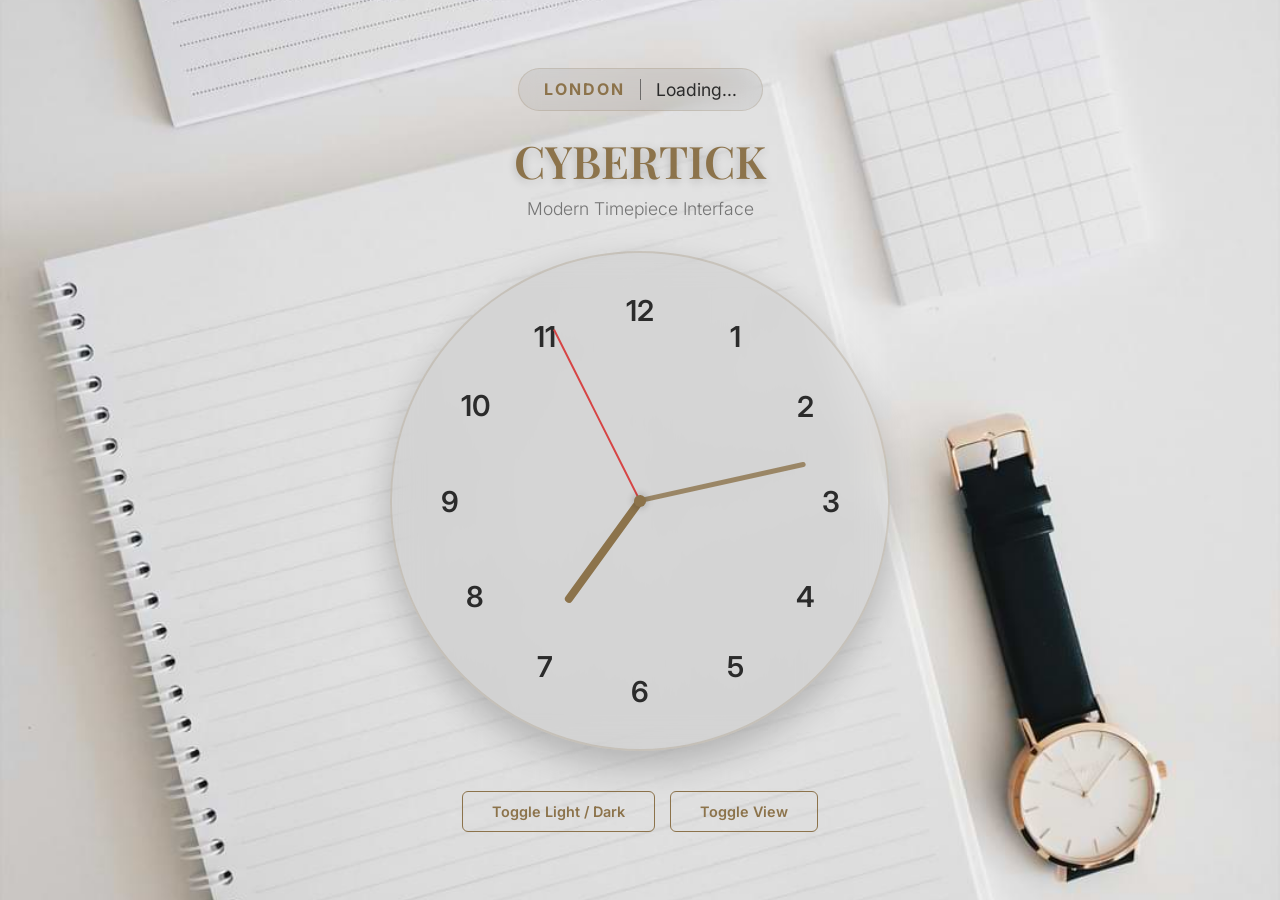
<file: index.html>
<!DOCTYPE html>
<html lang="en">
<head>
    <meta charset="UTF-8">
    <meta name="viewport" content="width=device-width, initial-scale=1.0">
    <title>CyberTick | London Timepiece</title>
    
    <link rel="preconnect" href="https://fonts.googleapis.com">
    <link rel="preconnect" href="https://fonts.gstatic.com" crossorigin>
    <link href="https://fonts.googleapis.com/css2?family=Inter:wght@300;500;600&family=Playfair+Display:wght@600;700&display=swap" rel="stylesheet">
    
    <link rel="stylesheet" href="style.css">
</head>
<body class="light-mode">

    <div class="app-container">
        
        <header class="app-header">
            <div class="location-badge">
                <span class="location-name">London</span>
                <span id="weather-display" class="weather-info">Loading...</span>
            </div>
            
            <h1 class="logo" aria-label="CyberTick Logo">CYBERTICK</h1>
            <p class="tagline">Modern Timepiece Interface</p>
        </header>

        <main class="clock-viewport">

            <div id="analog-clock" class="clock-wrapper" role="status" aria-label="Analog Clock Interface">
                <div class="clock-face" id="clock-face">
                    <div class="hand hour" id="hour-hand"></div>
                    <div class="hand minute" id="min-hand"></div>
                    <div class="hand second" id="sec-hand"></div>
                    <div class="center-pin"></div>
                </div>
            </div>

            <div id="digital-clock" class="digital-wrapper is-hidden">
                <div class="time-text" id="time-val">00:00:00</div>
                <div class="date-text" id="date-val">2026 · 01 · 18</div>
            </div>

        </main>

        <footer class="app-controls">
            <button id="theme-btn" aria-label="Toggle Light and Dark Mode">Toggle Light / Dark</button>
            <button id="mode-btn" aria-label="Switch between Analog and Digital view">Toggle View</button>
        </footer>

    </div>

    <script src="script.js"></script>
</body>
</html>
</file>
<file: style.css>
/* --- 1. Root Variables & Theme Definitions --- */
:root {
    /* Base Colors (Dark Mode Defaults) */
    --gold: #b08d57;
    --highlight: #ff4d4d;
    --bg-dark: #0e0e0e;
    --bg-light: #f5f4f2;
    --glass: rgba(255, 255, 255, 0.08);
    --text: #eae7e2;
    --secondary-text: rgba(234, 231, 226, 0.6);
    --clock-size: clamp(300px, 80vw, 500px);
    --border-light: rgba(176, 141, 87, 0.3);

    /* Light Mode Constants */
    --bg-light-mode: #ffffff;
    --text-light-mode: #2b2b2b;
    --glass-light: rgba(0, 0, 0, 0.05);
}

/* --- 2. Theme Switching Logic --- */

/* Light Mode Setup */
body.light-mode {
    /* FIXED: Combined path into one line */
    background-image: url('./assets/light mode.jpg');
    background-color: #ffffff;
    
    /* Variables for Light Mode */
    --gold: #8c734b;
    --highlight: #d64545;
    --bg-dark: var(--bg-light-mode); /* Changes the background to white */
    --glass: var(--glass-light);
    --text: var(--text-light-mode);  /* Changes the numbers/text to dark */
    --secondary-text: rgba(43, 43, 43, 0.6);
    --border-light: rgba(140, 115, 75, 0.2);
}

/* Dark Mode Setup */
body.dark-mode {
    background-image: url('./assets/dark.jpg');
    background-color: #000000;
    
    /* Variables for Dark Mode */
    --bg-dark: #0e0e0e;
    --text: #eae7e2;
    --glass: rgba(255, 255, 255, 0.08);
}

/* --- 3. Global Reset & Base Styles --- */
* {
    margin: 0;
    padding: 0;
    box-sizing: border-box;
}

body {
    /* Uses the variables defined in themes above */
    background: var(--bg-dark); 
    background-size: cover;
    background-position: center;
    background-repeat: no-repeat;
    background-attachment: fixed;
    color: var(--text);
    
    font-family: 'Inter', sans-serif;
    min-height: 100vh;
    display: flex;
    justify-content: center;
    align-items: center;
    transition: background 0.4s ease, color 0.4s ease, background-image 0.5s ease;
    overflow-x: hidden;
}

/* --- 4. Layout --- */
.app-container {
    text-align: center;
    width: 100%;
    padding: 20px;
}

.logo {
    font-family: 'Playfair Display', serif;
    font-size: 2.8rem;
    font-weight: 600;
    color: var(--gold);
    text-shadow: 0 2px 10px rgba(0, 0, 0, 0.2);
}

.tagline {
    font-size: 1.1rem;
    font-weight: 300;
    color: var(--secondary-text);
    margin-top: 0.5rem;
}

/* --- 5. Analog Clock --- */
.clock-wrapper {
    width: var(--clock-size);
    height: var(--clock-size);
    background: var(--glass);
    backdrop-filter: blur(15px);
    -webkit-backdrop-filter: blur(15px);
    border-radius: 50%;
    border: 2px solid var(--border-light);
    position: relative;
    margin: 2rem auto;
    box-shadow: 0 15px 35px rgba(0, 0, 0, 0.2);
    display: flex;
    justify-content: center;
    align-items: center;
}

.clock-face {
    position: relative;
    width: 90%;
    height: 90%;
}

/* Numbers inside the clock */
.number {
    position: absolute;
    inset: 15px;
    text-align: center;
    font-size: clamp(1rem, 2.5vw, 1.8rem);
    font-weight: 600;
    color: var(--text); /* Changes based on theme */
    transform: rotate(var(--rotation));
}

.number span {
    display: inline-block;
    transform: rotate(calc(var(--rotation) * -1));
}

/* Clock Hands */
.hand {
    position: absolute;
    bottom: 50%;
    left: 50%;
    transform-origin: bottom center;
    border-radius: 10px;
}

.hour { width: 8px; height: 28%; background: var(--gold); z-index: 3; }
.minute { width: 5px; height: 38%; background: var(--gold); opacity: 0.8; z-index: 2; }
.second { width: 2px; height: 43%; background: var(--highlight); z-index: 4; }

.center-pin {
    width: 12px;
    height: 12px;
    background: var(--gold);
    border-radius: 50%;
    position: absolute;
    top: 50%;
    left: 50%;
    transform: translate(-50%, -50%);
    z-index: 10;
    box-shadow: 0 0 10px rgba(0,0,0,0.3);
}

/* --- 6. Digital Clock --- */
.digital-wrapper {
    margin-top: 2rem;
    padding: 1.5rem;
    background: var(--glass);
    backdrop-filter: blur(10px);
    border: 1px solid var(--border-light);
    border-radius: 12px;
    display: inline-block;
}

.time-text {
    font-family: 'Playfair Display', serif;
    font-size: clamp(2.5rem, 8vw, 4.5rem);
    font-weight: 700;
    color: var(--gold);
    letter-spacing: 2px;
}

.date-text {
    font-size: 1.1rem;
    color: var(--text);
    opacity: 0.7;
}

/* --- 7. Controls & Buttons --- */
.app-controls {
    margin-top: 2.5rem;
    display: flex;
    gap: 15px;
    justify-content: center;
}

button {
    padding: 0.7rem 1.8rem;
    border: 1.5px solid var(--gold);
    background: transparent;
    color: var(--gold);
    font-family: 'Inter', sans-serif;
    font-size: 0.9rem;
    font-weight: 600;
    border-radius: 6px;
    cursor: pointer;
    transition: all 0.3s ease;
}

button:hover {
    background: var(--gold);
    color: #ffffff;
    box-shadow: 0 4px 15px rgba(176, 141, 87, 0.3);
}

.is-hidden { display: none !important; }

/* --- 8. Responsive Fixes --- */
@media (max-width: 480px) {
    .logo { font-size: 2rem; }
    .clock-wrapper { width: 280px; height: 280px; }
    .app-controls { flex-direction: column; align-items: center; }
}
/* Location & Weather Header */
.location-badge {
    display: inline-flex;
    align-items: center;
    gap: 15px;
    background: var(--glass);
    padding: 10px 25px;
    border-radius: 50px;
    border: 1px solid var(--border-light);
    margin-bottom: 20px;
    backdrop-filter: blur(10px);
}

.location-name {
    font-weight: 700;
    text-transform: uppercase;
    letter-spacing: 2px;
    color: var(--gold);
}

.weather-info {
    font-family: 'Inter', sans-serif;
    font-size: 1.1rem;
    color: var(--text);
    border-left: 1px solid var(--secondary-text);
    padding-left: 15px;
}
</file>
